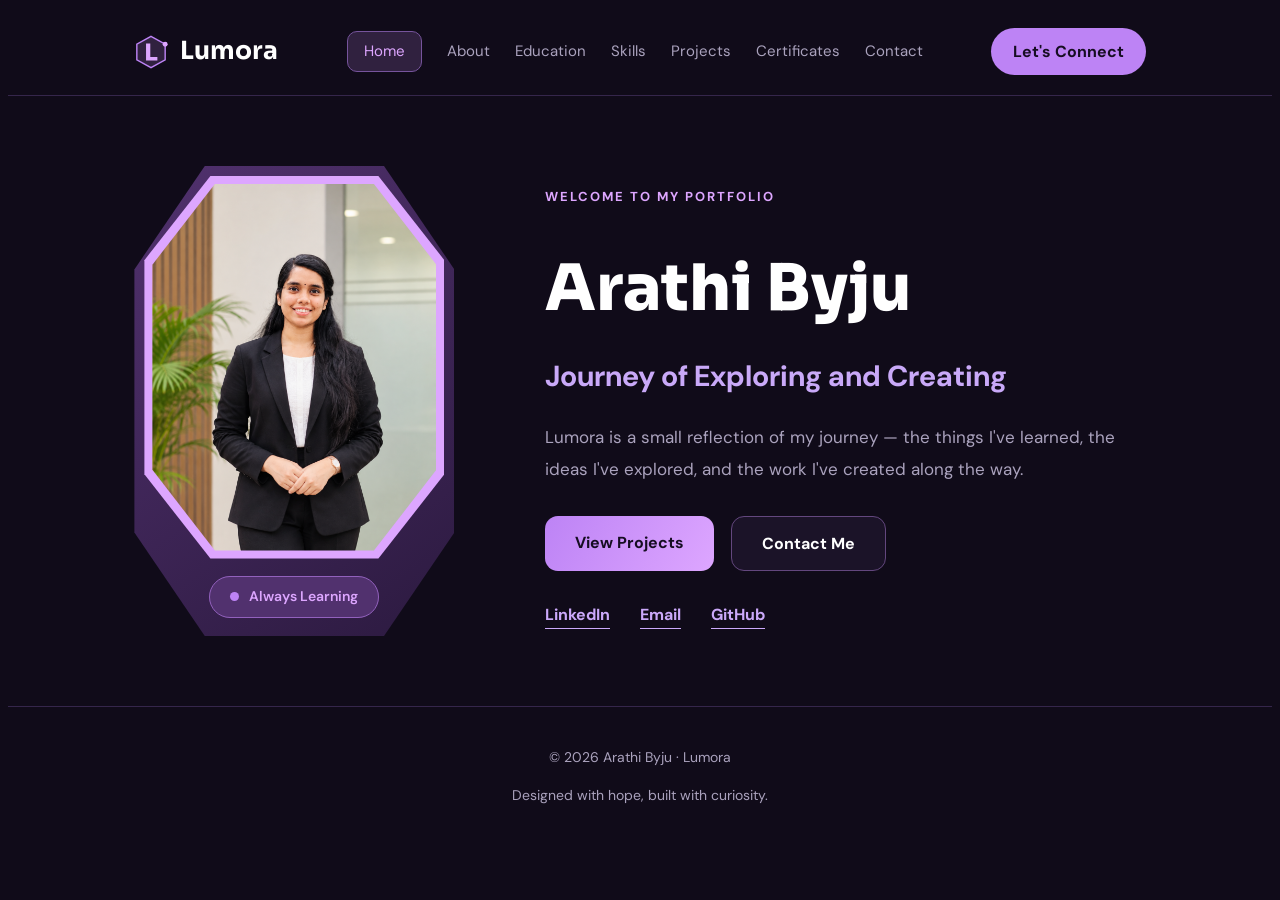
<file: index.html>
<!DOCTYPE html>
<html lang="en">

<head>
    <meta charset="UTF-8">
    <meta name="viewport" content="width=device-width, initial-scale=1.0">

    <title>Lumora | Arathi Byju</title>

    <link rel="icon" type="image/svg+xml" href="Assets/image/logo.svg">

    <link rel="preconnect" href="https://fonts.googleapis.com">
    <link rel="preconnect" href="https://fonts.gstatic.com" crossorigin>

    <link href="https://fonts.googleapis.com/css2?family=DM+Sans:wght@400;500;600;700&family=Sora:wght@400;500;600;700;800&display=swap" rel="stylesheet">

    <link rel="stylesheet" href="Assets/css/style.css">
</head>

<body>

    <!-- Navigation -->
    <header class="header">

        <a href="index.html" class="logo">
            <img src="Assets/image/logo.svg" alt="Lumora logo" class="logo-img">
            Lumora
        </a>
        

        <nav class="navbar" id="navbar">
            <a href="index.html" class="active">Home</a>
            <a href="about.html">About</a>
            <a href="education.html">Education</a>
            <a href="skills.html">Skills</a>
            <a href="projects.html">Projects</a>
            <a href="certificates.html">Certificates</a>
            <a href="contact.html">Contact</a>
        </nav>

        <a href="contact.html" class="connect-btn">Let's Connect</a>

        <button class="menu-btn" id="menu-btn">☰</button>

    </header>


    <!-- Home -->
    <main class="home">

        <div class="home-image">

            <div class="photo-frame">
                <img src="Assets/image/profile.png" alt="Arathi Byju">
            </div>

            <div class="photo-badge">
                <span></span> Always Learning
            </div>

        </div>


        <div class="home-content">

            <p class="welcome">WELCOME TO MY PORTFOLIO</p>

            <h1>Arathi Byju</h1>

            <h2>Journey of Exploring and Creating</h2>

            <p class="intro">
                Lumora is a small reflection of my journey —
                the things I've learned, the ideas I've explored,
                and the work I've created along the way.
            </p>

            <div class="home-buttons">

                <a href="projects.html" class="btn primary-btn">
                    View Projects
                </a>

                <a href="contact.html" class="btn secondary-btn">
                    Contact Me
                </a>

            </div>

            <div class="social-links">
                <a href="https://www.linkedin.com/in/arathi54" target="_blank">LinkedIn</a>
                <a href="mailto:arathibyju54@gmail.com">Email</a>
                <a href="https://github.com/Arathi-Byju" target="_blank">GitHub</a>
            </div>

        </div>

    </main>


    <!-- Footer -->
    <footer>
        <p>© 2026 Arathi Byju · Lumora</p>
        <p>Designed with hope, built with curiosity.</p>
    </footer>


    <script src="Assets/js/script.js"></script>

</body>
</html>
</file>
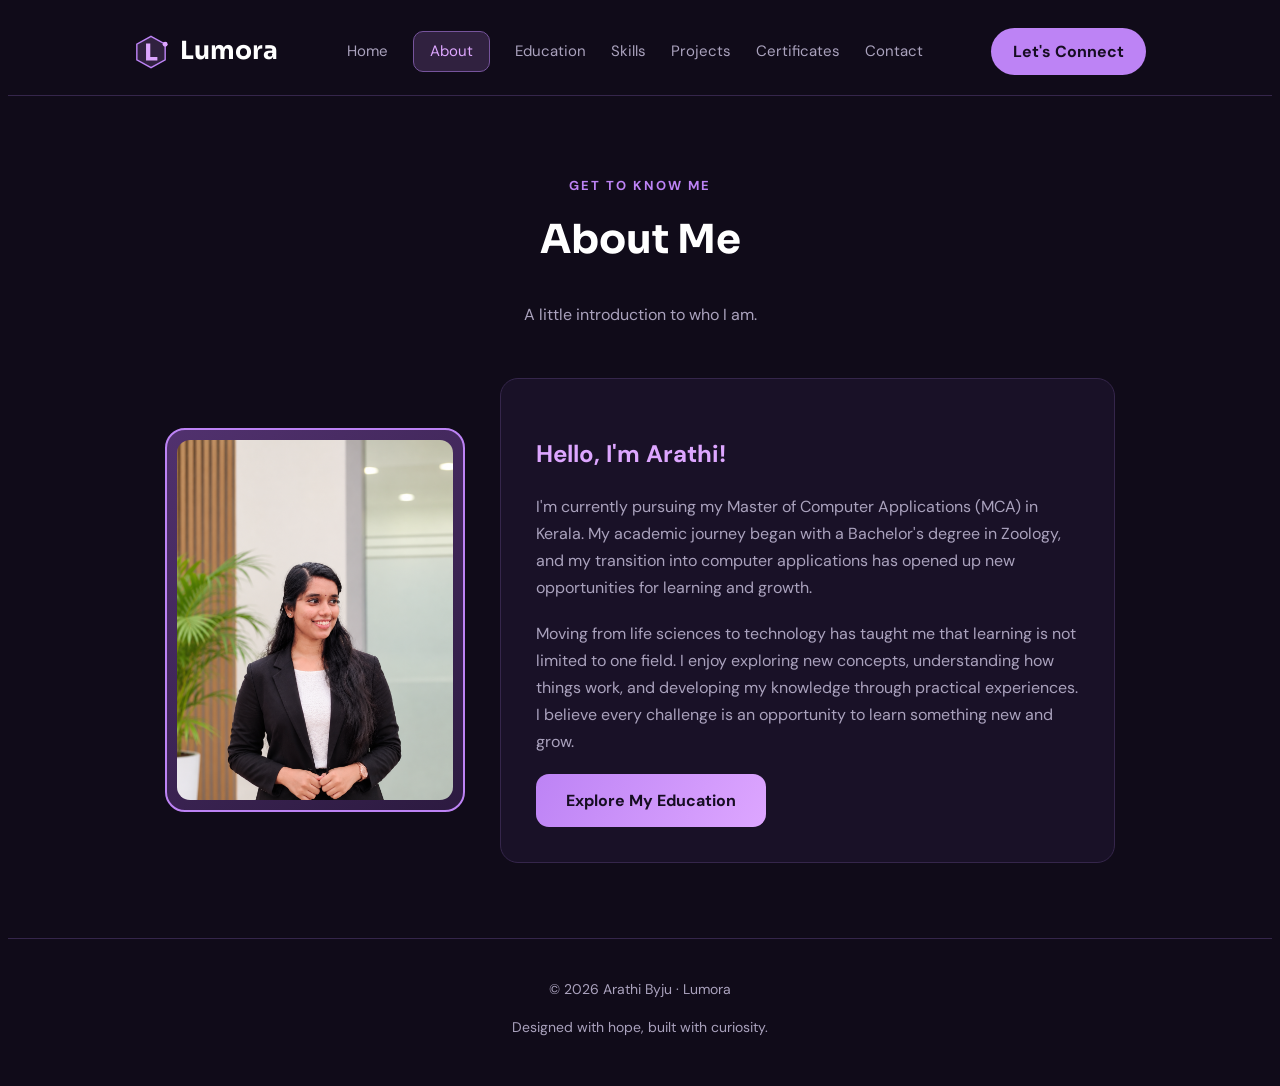
<file: about.html>
<!DOCTYPE html>
<html lang="en">

<head>
    <meta charset="UTF-8">
    <meta name="viewport" content="width=device-width, initial-scale=1.0">

    <title>About | Lumora</title>

    <link rel="icon" type="image/svg+xml" href="Assets/image/logo.svg">

    <link rel="preconnect" href="https://fonts.googleapis.com">
    <link rel="preconnect" href="https://fonts.gstatic.com" crossorigin>

    <link href="https://fonts.googleapis.com/css2?family=DM+Sans:wght@400;500;600;700&family=Sora:wght@400;500;600;700;800&display=swap" rel="stylesheet">

    <link rel="stylesheet" href="Assets/css/style.css">
</head>

<body>

    <!-- Navigation -->
    <header class="header">

        <a href="index.html" class="logo">
            <img src="Assets/image/logo.svg" alt="Lumora logo" class="logo-img">
            Lumora
        </a>

        <nav class="navbar" id="navbar">
            <a href="index.html">Home</a>
            <a href="about.html" class="active">About</a>
            <a href="education.html">Education</a>
            <a href="skills.html">Skills</a>
            <a href="projects.html">Projects</a>
            <a href="certificates.html">Certificates</a>
            <a href="contact.html">Contact</a>
        </nav>

        <a href="contact.html" class="connect-btn">Let's Connect</a>

        <button class="menu-btn" id="menu-btn" aria-label="Open menu">☰</button>

    </header>

    <main class="page-container">

        <div class="section-heading">
            <span>GET TO KNOW ME</span>
            <h1>About Me</h1>
            <p>A little introduction to who I am.</p>
        </div>

        <div class="about-layout">

            <div class="about-image">
                <img src="Assets/image/image2.png" alt="Arathi Byju" loading="lazy">
            </div>

            <div class="about-card">

                <h2>Hello, I'm Arathi!</h2>

                <p>
                    I'm currently pursuing my Master of Computer Applications (MCA) in Kerala.
                    My academic journey began with a Bachelor's degree in Zoology, and my
                    transition into computer applications has opened up new opportunities
                    for learning and growth.
                </p>

                <p>
                    Moving from life sciences to technology has taught me that learning
                    is not limited to one field. I enjoy exploring new concepts,
                    understanding how things work, and developing my knowledge through
                    practical experiences. I believe every challenge is an opportunity
                    to learn something new and grow.
                </p>

                <a href="education.html" class="btn primary-btn">Explore My Education</a>

            </div>

        </div>

    </main>

    <!-- Footer -->
    <footer>
        <p>© 2026 Arathi Byju · Lumora</p>
        <p>Designed with hope, built with curiosity.</p>
    </footer>

    <script src="Assets/js/script.js"></script>

</body>
</html>
</file>
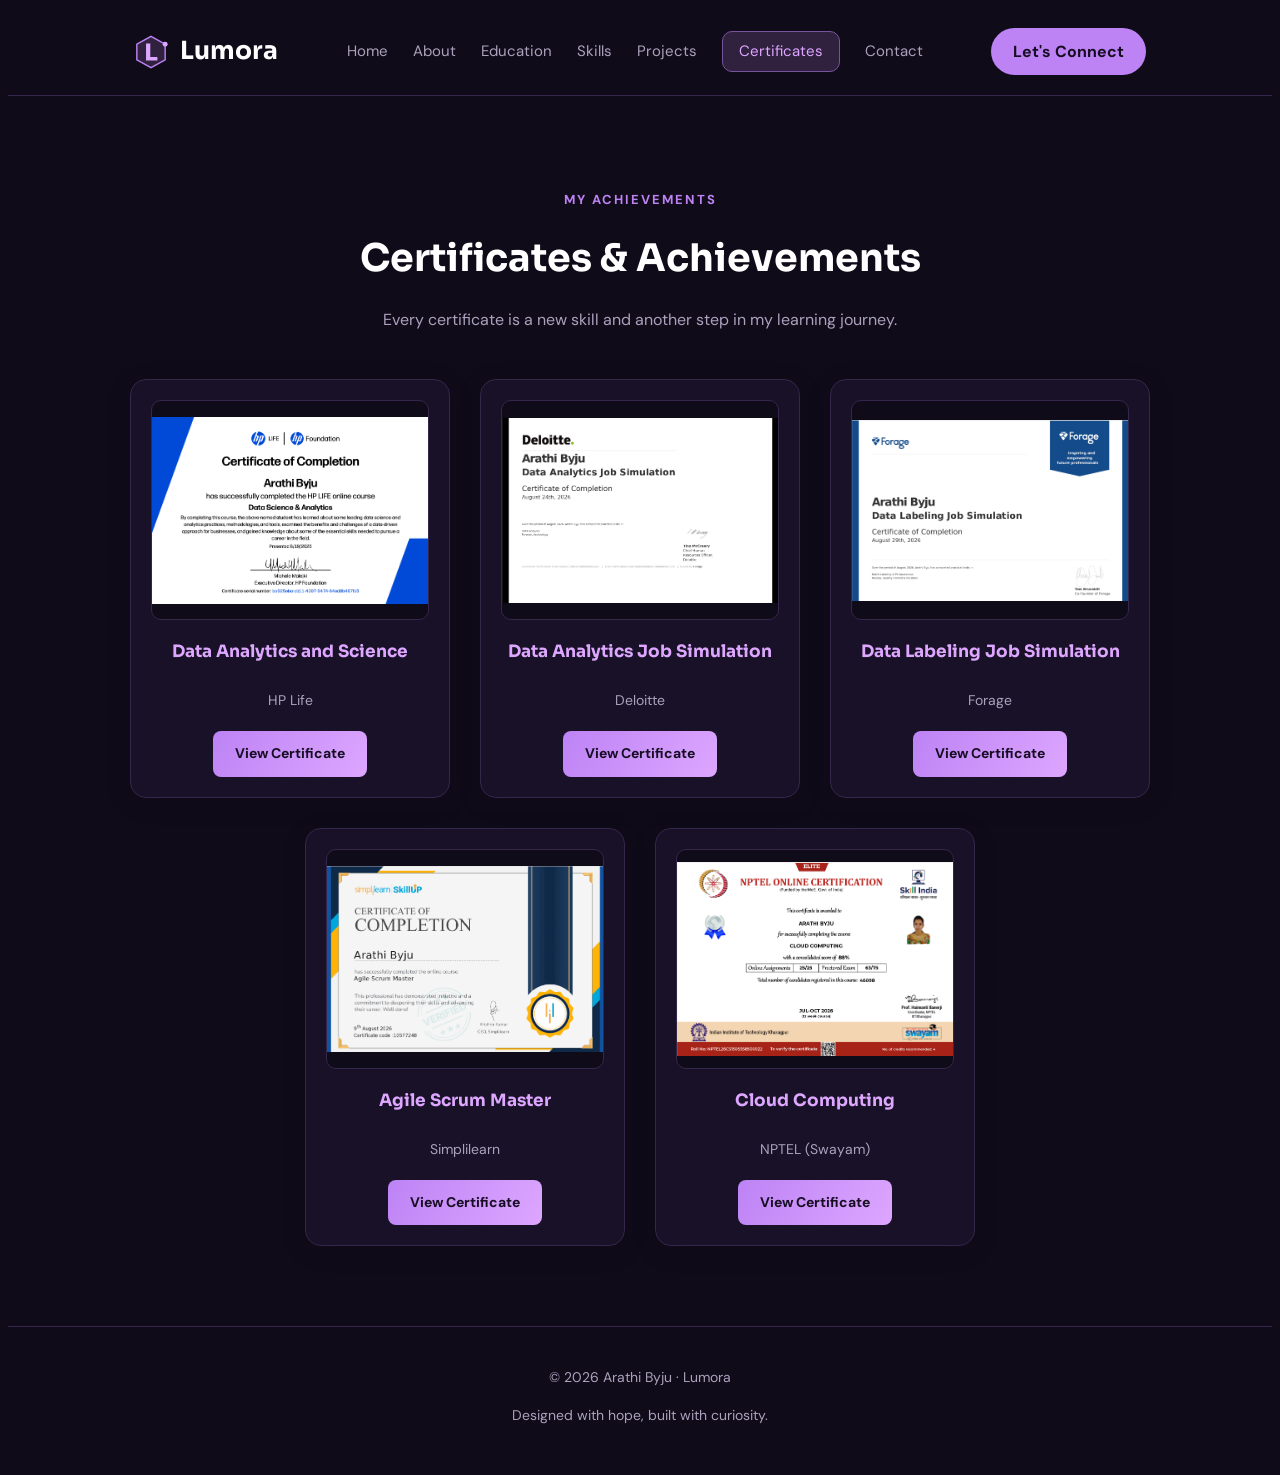
<file: certificates.html>
<!DOCTYPE html>
<html lang="en">

<head>
    <meta charset="UTF-8">
    <meta name="viewport" content="width=device-width, initial-scale=1.0">

    <title>Certificates | Lumora</title>

    <link rel="icon" type="image/svg+xml" href="Assets/image/logo.svg">

    <link rel="preconnect" href="https://fonts.googleapis.com">
    <link rel="preconnect" href="https://fonts.gstatic.com" crossorigin>

    <link href="https://fonts.googleapis.com/css2?family=DM+Sans:wght@400;500;600;700&family=Sora:wght@400;500;600;700;800&display=swap" rel="stylesheet">

    <link rel="stylesheet" href="Assets/css/style.css">
</head>

<body>

    <!-- Navigation -->
    <header class="header">

        <a href="index.html" class="logo">
            <img src="Assets/image/logo.svg" alt="Lumora logo" class="logo-img">
            Lumora
        </a>

        <nav class="navbar" id="navbar">
            <a href="index.html">Home</a>
            <a href="about.html">About</a>
            <a href="education.html">Education</a>
            <a href="skills.html">Skills</a>
            <a href="projects.html">Projects</a>
            <a href="certificates.html" class="active">Certificates</a>
            <a href="contact.html">Contact</a>
        </nav>

        <a href="contact.html" class="connect-btn">Let's Connect</a>

        <button class="menu-btn" id="menu-btn" aria-label="Open menu">☰</button>

    </header>

    <main class="certificates">

        <p class="welcome">MY ACHIEVEMENTS</p>

        <h1>Certificates &amp; Achievements</h1>

        <p class="certificate-intro">
            Every certificate is a new skill and another step in my learning journey.
        </p>

        <div class="certificate-grid">

            <div class="certificate-card">
                <img src="Assets/image/Data Analytics and Science.png" alt="HP Life Data Analytics and Science certificate" loading="lazy">
                <h3>Data Analytics and Science</h3>
                <p>HP Life</p>
                <a href="Assets/image/Data Analytics and Science.png" target="_blank" rel="noopener noreferrer">View Certificate</a>
            </div>

            <div class="certificate-card">
                <img src="Assets/image/Data Analytics Job Simulation.png" alt="Deloitte Data Analytics Job Simulation certificate" loading="lazy">
                <h3>Data Analytics Job Simulation</h3>
                <p>Deloitte</p>
                <a href="Assets/image/Data Analytics Job Simulation.png" target="_blank" rel="noopener noreferrer">View Certificate</a>
            </div>

            <div class="certificate-card">
                <img src="Assets/image/Data Labelling Job Simulation.png" alt="Forage Data Labeling Job Simulation certificate" loading="lazy">
                <h3>Data Labeling Job Simulation</h3>
                <p>Forage</p>
                <a href="Assets/image/Data Labelling Job Simulation.png" target="_blank" rel="noopener noreferrer">View Certificate</a>
            </div>

            <div class="certificate-card">
                <img src="Assets/image/Agile Scrum Master.png" alt="Simplilearn Agile Scrum Master certificate" loading="lazy">
                <h3>Agile Scrum Master</h3>
                <p>Simplilearn</p>
                <a href="Assets/image/Agile Scrum Master.png" target="_blank" rel="noopener noreferrer">View Certificate</a>
            </div>

            <div class="certificate-card">
                <img src="Assets/image/Nptel.png" alt="NPTEL Cloud Computing certificate" loading="lazy">
                <h3>Cloud Computing</h3>
                <p>NPTEL (Swayam)</p>
                <a href="Assets/image/Nptel.png" target="_blank" rel="noopener noreferrer">View Certificate</a>
            </div>

        </div>

    </main>

    <!-- Footer -->
    <footer>
        <p>© 2026 Arathi Byju · Lumora</p>
        <p>Designed with hope, built with curiosity.</p>
    </footer>

    <script src="Assets/js/script.js"></script>

</body>
</html>
</file>
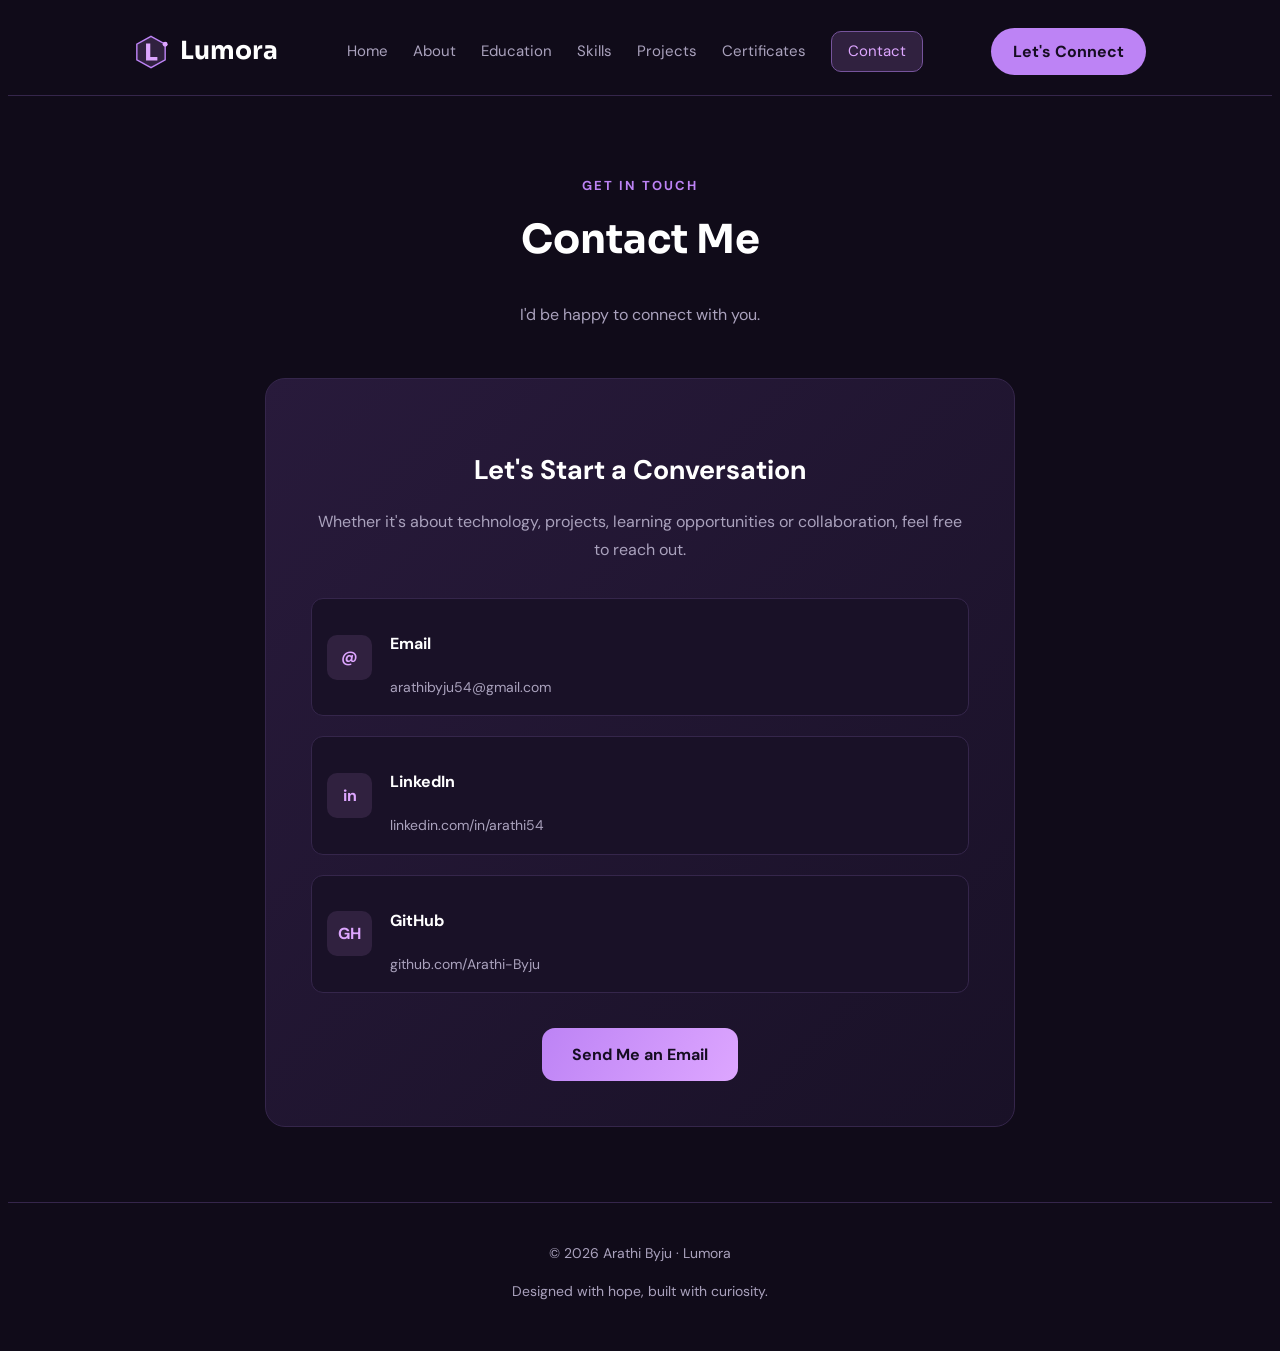
<file: contact.html>
<!DOCTYPE html>
<html lang="en">

<head>
    <meta charset="UTF-8">
    <meta name="viewport" content="width=device-width, initial-scale=1.0">

    <title>Contact | Lumora</title>

    <link rel="icon" type="image/svg+xml" href="Assets/image/logo.svg">

    <link rel="preconnect" href="https://fonts.googleapis.com">
    <link rel="preconnect" href="https://fonts.gstatic.com" crossorigin>

    <link href="https://fonts.googleapis.com/css2?family=DM+Sans:wght@400;500;600;700&family=Sora:wght@400;500;600;700;800&display=swap" rel="stylesheet">

    <link rel="stylesheet" href="Assets/css/style.css">
</head>

<body>

    <!-- Navigation -->
    <header class="header">

        <a href="index.html" class="logo">
            <img src="Assets/image/logo.svg" alt="Lumora logo" class="logo-img">
            Lumora
        </a>

        <nav class="navbar" id="navbar">
            <a href="index.html">Home</a>
            <a href="about.html">About</a>
            <a href="education.html">Education</a>
            <a href="skills.html">Skills</a>
            <a href="projects.html">Projects</a>
            <a href="certificates.html">Certificates</a>
            <a href="contact.html" class="active">Contact</a>
        </nav>

        <a href="contact.html" class="connect-btn">Let's Connect</a>

        <button class="menu-btn" id="menu-btn" aria-label="Open menu">☰</button>

    </header>

    <main class="page-container">

        <div class="section-heading">
            <span>GET IN TOUCH</span>
            <h1>Contact Me</h1>
            <p>I'd be happy to connect with you.</p>
        </div>

        <div class="contact-card">

            <h2>Let's Start a Conversation</h2>

            <p>
                Whether it's about technology, projects,
                learning opportunities or collaboration,
                feel free to reach out.
            </p>

            <div class="contact-details">

                <div class="contact-item">
                    <span class="contact-icon">@</span>
                    <div>
                        <h3>Email</h3>
                        <a href="mailto:arathibyju54@gmail.com">arathibyju54@gmail.com</a>
                    </div>
                </div>

                <div class="contact-item">
                    <span class="contact-icon">in</span>
                    <div>
                        <h3>LinkedIn</h3>
                        <a href="https://www.linkedin.com/in/arathi54" target="_blank" rel="noopener noreferrer">linkedin.com/in/arathi54</a>
                    </div>
                </div>

                <div class="contact-item">
                    <span class="contact-icon">GH</span>
                    <div>
                        <h3>GitHub</h3>
                        <a href="https://github.com/Arathi-Byju" target="_blank" rel="noopener noreferrer">github.com/Arathi-Byju</a>
                    </div>
                </div>

            </div>

            <a href="mailto:arathibyju54@gmail.com" class="btn primary-btn">Send Me an Email</a>

        </div>

    </main>

    <!-- Footer -->
    <footer>
        <p>© 2026 Arathi Byju · Lumora</p>
        <p>Designed with hope, built with curiosity.</p>
    </footer>

    <script src="Assets/js/script.js"></script>

</body>
</html>
</file>
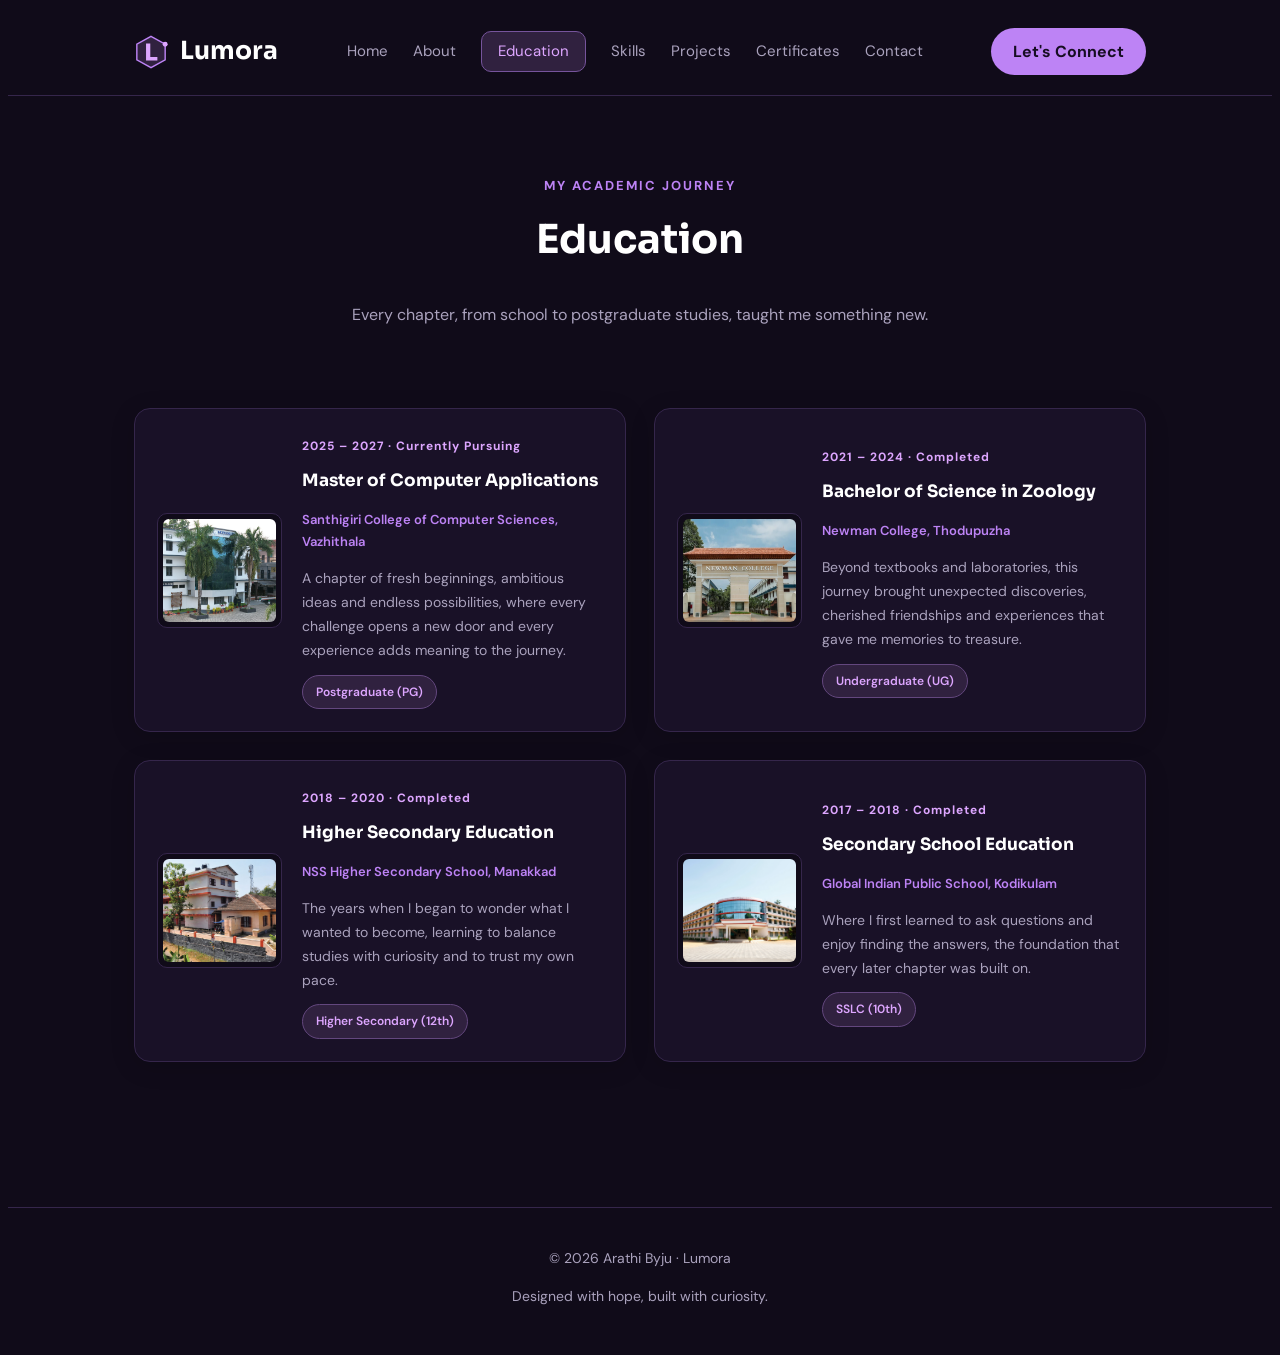
<file: education.html>
<!DOCTYPE html>
<html lang="en">

<head>
    <meta charset="UTF-8">
    <meta name="viewport" content="width=device-width, initial-scale=1.0">

    <title>Education | Lumora</title>

    <link rel="icon" type="image/svg+xml" href="Assets/image/logo.svg">

    <link rel="preconnect" href="https://fonts.googleapis.com">
    <link rel="preconnect" href="https://fonts.gstatic.com" crossorigin>

    <link href="https://fonts.googleapis.com/css2?family=DM+Sans:wght@400;500;600;700&family=Sora:wght@400;500;600;700;800&display=swap" rel="stylesheet">

    <link rel="stylesheet" href="Assets/css/style.css">
</head>

<body>

    <!-- Navigation -->
    <header class="header">

        <a href="index.html" class="logo">
            <img src="Assets/image/logo.svg" alt="Lumora logo" class="logo-img">
            Lumora
        </a>

        <nav class="navbar" id="navbar">
            <a href="index.html">Home</a>
            <a href="about.html">About</a>
            <a href="education.html" class="active">Education</a>
            <a href="skills.html">Skills</a>
            <a href="projects.html">Projects</a>
            <a href="certificates.html">Certificates</a>
            <a href="contact.html">Contact</a>
        </nav>

        <a href="contact.html" class="connect-btn">Let's Connect</a>

        <button class="menu-btn" id="menu-btn" aria-label="Open menu">☰</button>

    </header>

    <main class="page-container">

        <div class="section-heading">
            <span>MY ACADEMIC JOURNEY</span>
            <h1>Education</h1>
            <p>Every chapter, from school to postgraduate studies, taught me something new.</p>
        </div>

        <div class="institution-grid">

            <div class="institution-card">

                <div class="institution-photo">
                    <img src="Assets/image/santhigiri.jpg" alt="Santhigiri College of Computer Sciences" loading="lazy">
                </div>

                <div class="institution-info">

                    <span class="education-year">2025 – 2027 · Currently Pursuing</span>

                    <h2>Master of Computer Applications</h2>

                    <h3>Santhigiri College of Computer Sciences, Vazhithala</h3>

                    <p>
                        A chapter of fresh beginnings, ambitious ideas and endless possibilities, where every challenge opens a new door and every experience adds meaning to the journey.
                    </p>

                    <span class="education-status">Postgraduate (PG)</span>

                </div>

            </div>

            <div class="institution-card">

                <div class="institution-photo">
                    <img src="Assets/image/newman.jpg" alt="Newman College, Thodupuzha" loading="lazy">
                </div>

                <div class="institution-info">

                    <span class="education-year">2021 – 2024 · Completed</span>

                    <h2>Bachelor of Science in Zoology</h2>

                    <h3>Newman College, Thodupuzha</h3>

                    <p>
                        Beyond textbooks and laboratories, this journey brought unexpected discoveries, cherished friendships and experiences that gave me memories to treasure.
                    </p>

                    <span class="education-status">Undergraduate (UG)</span>

                </div>

            </div>

            <div class="institution-card">

                <div class="institution-photo">
                    <img src="Assets/image/nss.jpg" alt="NSS Higher Secondary School, Manakkad" loading="lazy">
                </div>

                <div class="institution-info">

                    <span class="education-year">2018 – 2020 · Completed</span>

                    <h2>Higher Secondary Education</h2>

                    <h3>NSS Higher Secondary School, Manakkad</h3>

                    <p>
                        The years when I began to wonder what I wanted to become, learning to balance studies with curiosity and to trust my own pace.
                    </p>

                    <span class="education-status">Higher Secondary (12th)</span>

                </div>

            </div>

            <div class="institution-card">

                <div class="institution-photo">
                    <img src="Assets/image/global.jpg" alt="Global Indian Public School, Kodikulam" loading="lazy">
                </div>

                <div class="institution-info">

                    <span class="education-year">2017 – 2018 · Completed</span>

                    <h2>Secondary School Education</h2>

                    <h3>Global Indian Public School, Kodikulam</h3>

                    <p>
                        Where I first learned to ask questions and enjoy finding the answers, the foundation that every later chapter was built on.
                    </p>

                    <span class="education-status">SSLC (10th)</span>

                </div>

            </div>

        </div>

    </main>

    <!-- Footer -->
    <footer>
        <p>© 2026 Arathi Byju · Lumora</p>
        <p>Designed with hope, built with curiosity.</p>
    </footer>

    <script src="Assets/js/script.js"></script>

</body>
</html>
</file>
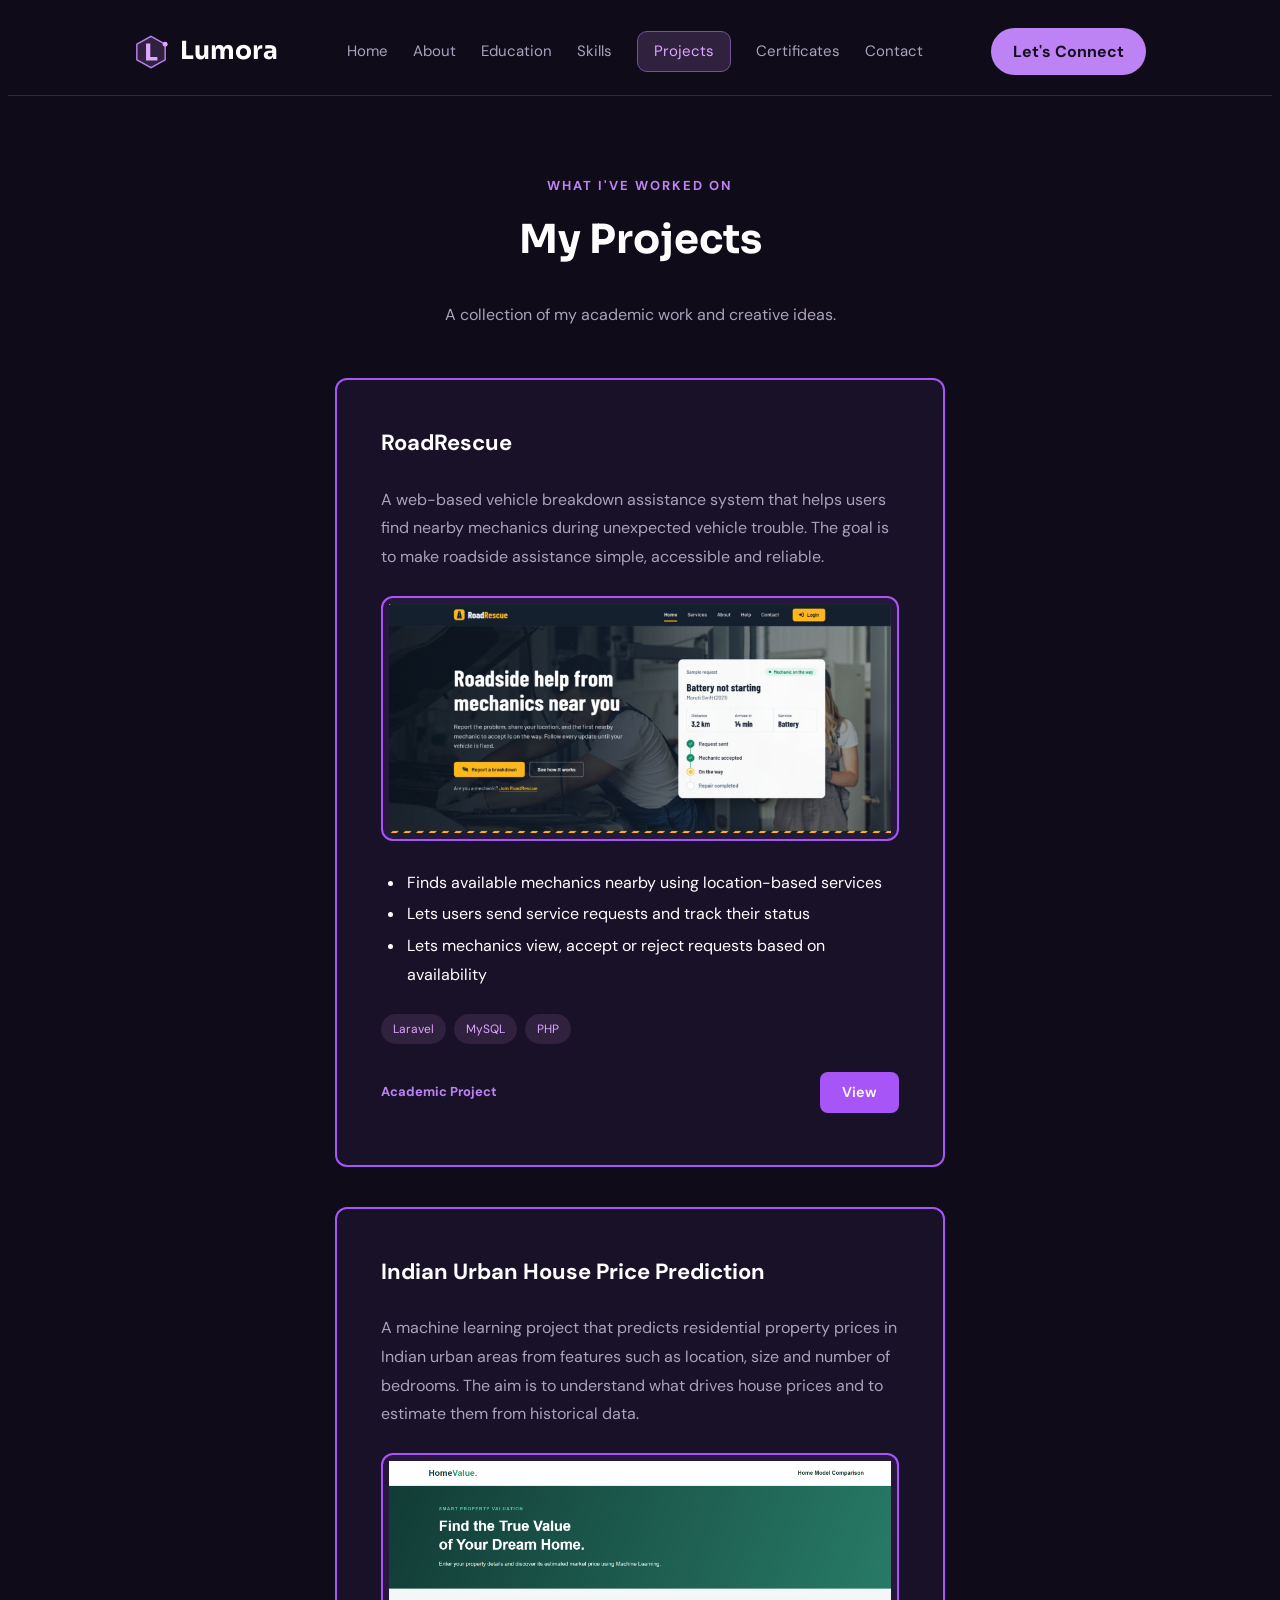
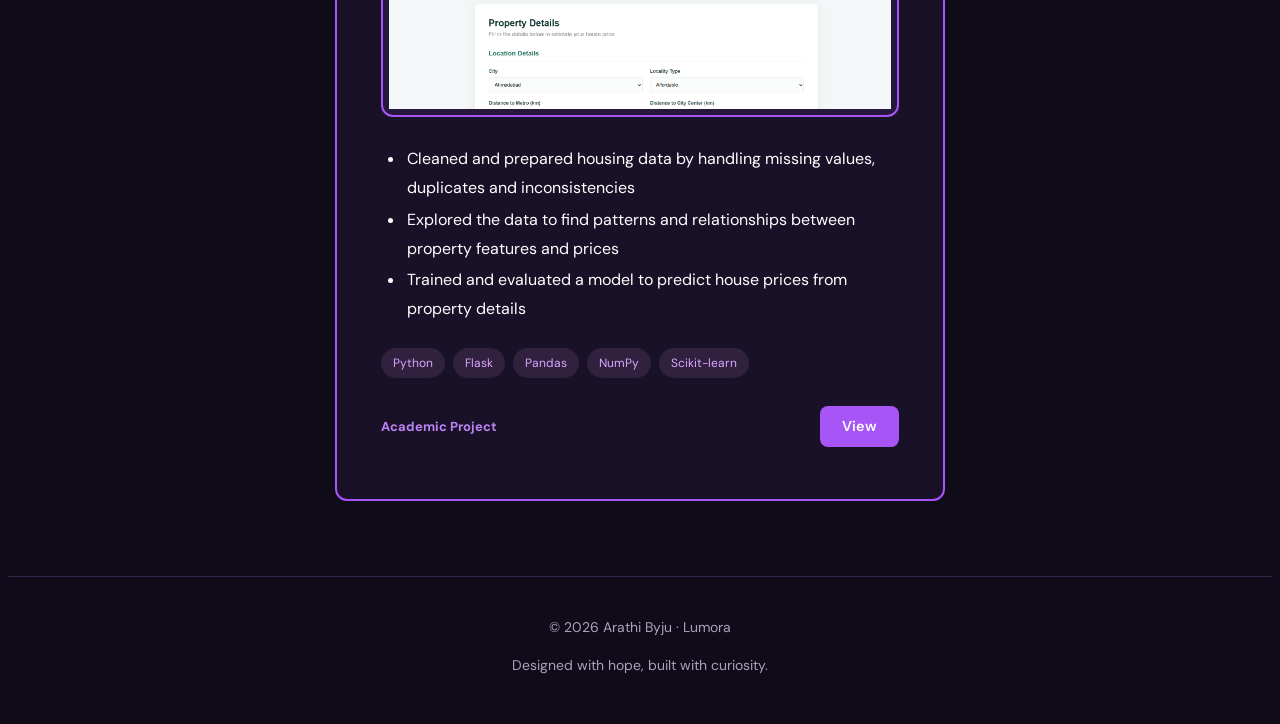
<file: projects.html>
<!DOCTYPE html>
<html lang="en">

<head>
    <meta charset="UTF-8">
    <meta name="viewport" content="width=device-width, initial-scale=1.0">

    <meta name="description" content="Explore my academic projects in web development and machine learning.">

    <title>Projects | Lumora</title>

    <link rel="icon" type="image/svg+xml" href="Assets/image/logo.svg">

    <link rel="preconnect" href="https://fonts.googleapis.com">
    <link rel="preconnect" href="https://fonts.gstatic.com" crossorigin>

    <link href="https://fonts.googleapis.com/css2?family=DM+Sans:wght@400;500;600;700&family=Sora:wght@400;500;600;700;800&display=swap" rel="stylesheet">

    <link rel="stylesheet" href="Assets/css/style.css">
</head>

<body>

    <!-- Navigation -->

    <header class="header">

        <a href="index.html" class="logo">
            <img src="Assets/image/logo.svg" alt="Lumora logo" class="logo-img">
            Lumora
        </a>

        <nav class="navbar" id="navbar">
            <a href="index.html">Home</a>
            <a href="about.html">About</a>
            <a href="education.html">Education</a>
            <a href="skills.html">Skills</a>
            <a href="projects.html" class="active" aria-current="page">Projects</a>
            <a href="certificates.html">Certificates</a>
            <a href="contact.html">Contact</a>
        </nav>

        <a href="contact.html" class="connect-btn">Let's Connect</a>

        <button class="menu-btn" id="menu-btn" aria-label="Open menu">☰</button>

    </header>


    <main class="page-container">

        <!-- Section Heading -->

        <div class="section-heading">

            <span>WHAT I'VE WORKED ON</span>

            <h1>My Projects</h1>

            <p>A collection of my academic work and creative ideas.</p>

        </div>


        <!-- Projects Container -->

        <div class="projects-container">


            <!-- PROJECT 1: ROADRESCUE -->

            <div class="project-card">

                <h2>RoadRescue</h2>

                

                <p>
                    A web-based vehicle breakdown assistance system that helps users
                    find nearby mechanics during unexpected vehicle trouble. The goal
                    is to make roadside assistance simple, accessible and reliable.
                </p>

                <div class="project-image">
                    <img src="Assets/image/roadrescue.png" alt="Screenshot of the RoadRescue web application">
                </div>

                <ul class="project-features">
                    <li>Finds available mechanics nearby using location-based services</li>
                    <li>Lets users send service requests and track their status</li>
                    <li>Lets mechanics view, accept or reject requests based on availability</li>
                </ul>

                <div class="project-tags">
                    <span>Laravel</span>
                    <span>MySQL</span>
                    <span>PHP</span>
                </div>

                <div class="project-links">
                    <span class="project-status">Academic Project</span>
                    <a href="#" class="btn" data-link="">View</a>
                    <span class="ongoing-msg" role="status" aria-live="polite"></span>
                </div>

            </div>


            <!-- PROJECT 2: INDIAN URBAN HOUSE PRICE PREDICTION -->

            <div class="project-card">

                <h2>Indian Urban House Price Prediction</h2>

    
                <p>
                    A machine learning project that predicts residential property prices in
                    Indian urban areas from features such as location, size and number of
                    bedrooms. The aim is to understand what drives house prices and to
                    estimate them from historical data.
                </p>

                <div class="project-image">
                    <img src="Assets/image/house-price-prediction.png" alt="Screenshot of the Indian Urban House Price Prediction web app">
                </div>

                <ul class="project-features">
                    <li>Cleaned and prepared housing data by handling missing values, duplicates and inconsistencies</li>
                    <li>Explored the data to find patterns and relationships between property features and prices</li>
                    <li>Trained and evaluated a model to predict house prices from property details</li>
                </ul>

                <div class="project-tags">
                    <span>Python</span>
                    <span>Flask</span>
                    <span>Pandas</span>
                    <span>NumPy</span>
                    <span>Scikit-learn</span>
                </div>

                <div class="project-links">
                    <span class="project-status">Academic Project</span>
                    <a href="#" class="btn" data-link="">View</a>
                    <span class="ongoing-msg" role="status" aria-live="polite"></span>
                </div>

            </div>


        </div>

    </main>


    <!-- Footer -->

    <footer>

        <p>© 2026 Arathi Byju · Lumora</p>

        <p>Designed with hope, built with curiosity.</p>

    </footer>


    <script src="Assets/js/script.js"></script>

</body>
</html>
</file>
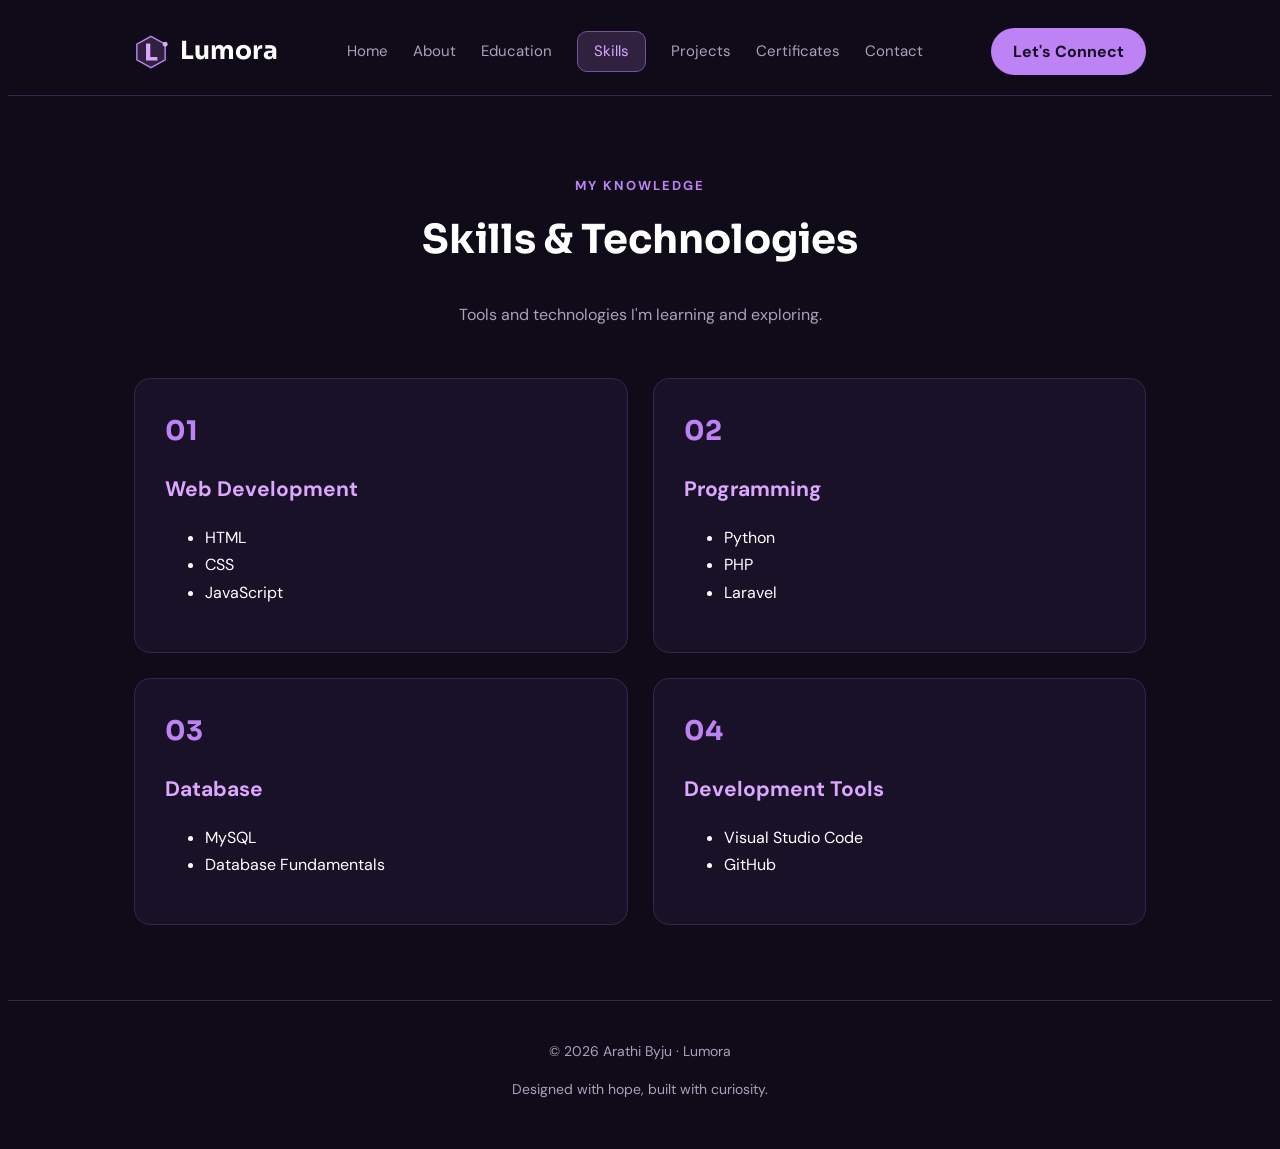
<file: skills.html>
<!DOCTYPE html>
<html lang="en">

<head>
    <meta charset="UTF-8">
    <meta name="viewport" content="width=device-width, initial-scale=1.0">

    <title>Skills | Lumora</title>

    <link rel="icon" type="image/svg+xml" href="Assets/image/logo.svg">

    <link rel="preconnect" href="https://fonts.googleapis.com">
    <link rel="preconnect" href="https://fonts.gstatic.com" crossorigin>

    <link href="https://fonts.googleapis.com/css2?family=DM+Sans:wght@400;500;600;700&family=Sora:wght@400;500;600;700;800&display=swap" rel="stylesheet">

    <link rel="stylesheet" href="Assets/css/style.css">
</head>

<body>

    <!-- Navigation -->
    <header class="header">

        <a href="index.html" class="logo">
            <img src="Assets/image/logo.svg" alt="Lumora logo" class="logo-img">
            Lumora
        </a>

        <nav class="navbar" id="navbar">
            <a href="index.html">Home</a>
            <a href="about.html">About</a>
            <a href="education.html">Education</a>
            <a href="skills.html" class="active">Skills</a>
            <a href="projects.html">Projects</a>
            <a href="certificates.html">Certificates</a>
            <a href="contact.html">Contact</a>
        </nav>

        <a href="contact.html" class="connect-btn">Let's Connect</a>

        <button class="menu-btn" id="menu-btn" aria-label="Open menu">☰</button>

    </header>

    <main class="page-container">

        <div class="section-heading">
            <span>MY KNOWLEDGE</span>
            <h1>Skills &amp; Technologies</h1>
            <p>Tools and technologies I'm learning and exploring.</p>
        </div>

        <div class="skills-container">

            <div class="skill-card">
                <div class="skill-icon">01</div>
                <h2>Web Development</h2>
                <ul class="skill-tags">
                    <li>HTML</li>
                    <li>CSS</li>
                    <li>JavaScript</li>
                </ul>
            </div>

            <div class="skill-card">
                <div class="skill-icon">02</div>
                <h2>Programming</h2>
                <ul class="skill-tags">
                    <li>Python</li>
                    <li>PHP</li>
                    <li>Laravel</li>
                </ul>
            </div>

            <div class="skill-card">
                <div class="skill-icon">03</div>
                <h2>Database</h2>
                <ul class="skill-tags">
                    <li>MySQL</li>
                    <li>Database Fundamentals</li>
                </ul>
            </div>

            <div class="skill-card">
                <div class="skill-icon">04</div>
                <h2>Development Tools</h2>
                <ul class="skill-tags">
                    <li>Visual Studio Code</li>
                    <li>GitHub</li>
                </ul>
            </div>

        </div>

    </main>

    <!-- Footer -->
    <footer>
        <p>© 2026 Arathi Byju · Lumora</p>
        <p>Designed with hope, built with curiosity.</p>
    </footer>

    <script src="Assets/js/script.js"></script>

</body>
</html>
</file>
<file: Assets/css/style.css>
/* =========================

   GLOBAL STYLES

\========================= */



\* {

    margin: 0;

    padding: 0;

    box-sizing: border-box;

    scroll-behavior: smooth;

}



:root {

    --background: #100b19;

    --surface: #191127;

    --purple: #bd83f5;

    --light-purple: #dda6ff;

    --text: #ffffff;

    --muted: #aaa2bd;

    --border: #35264b;

}



body {

    font-family: 'DM Sans', sans-serif;

    background: var(--background);

    color: var(--text);

    line-height: 1.7;

}



a {

    color: inherit;

    text-decoration: none;

}



img {

    max-width: 100%;

    display: block;

}





/* =========================

   HEADER & NAVIGATION

\========================= */



.header {

    width: 100%;

    min-height: 88px;

    padding: 0 10%;

    display: flex;

    align-items: center;

    justify-content: space-between;

    background: #100b19;

    border-bottom: 1px solid var(--border);

    position: sticky;

    top: 0;

    z-index: 1000;

}



.logo {

    display: flex;

    align-items: center;

    gap: 12px;

    font-family: 'Sora', sans-serif;

    font-size: 25px;

    font-weight: 700;

}



.logo-icon {

    width: 32px;

    height: 32px;

    background: linear-gradient(135deg, var(--purple), var(--light-purple));

    color: #160d22;

    display: flex;

    align-items: center;

    justify-content: center;

    border-radius: 8px;

}



.navbar {

    display: flex;

    align-items: center;

    gap: 25px;

}



.navbar a {

    color: var(--muted);

    font-size: 15px;

    transition: 0.3s;

}



.navbar a:hover,

.navbar a.active {

    color: var(--light-purple);

}



.navbar a.active {

    padding: 7px 16px;

    border: 1px solid #76549c;

    border-radius: 10px;

    background: #30213f;

}



.connect-btn {

    padding: 10px 22px;

    border-radius: 25px;

    background: var(--purple);

    color: #160d22;

    font-weight: 700;

}



.connect-btn:hover {

    background: var(--light-purple);

}



.menu-btn {

    display: none;

    background: none;

    border: none;

    color: white;

    font-size: 27px;

    cursor: pointer;

}





/* =========================

   HOME PAGE

\========================= */



.home {

    min-height: 610px;

    padding: 70px 10%;

    display: flex;

    align-items: center;

    justify-content: center;

    gap: 9%;

}



.home-image {

    width: 420px;

    min-width: 320px;

    height: 470px;

    position: relative;

    display: flex;

    justify-content: center;

    padding: 10px;

    background: linear-gradient(145deg, #51316e, #2c1a40);

    clip-path: polygon(

        22% 0, 78% 0, 100% 22%, 100% 78%,

        78% 100%, 22% 100%, 0 78%, 0 22%

    );

}



.photo-frame {

    width: 100%;

    height: 85%;

    padding: 8px;

    background: var(--light-purple);

    clip-path: polygon(

        22% 0, 78% 0, 100% 22%, 100% 78%,

        78% 100%, 22% 100%, 0 78%, 0 22%

    );

}



.photo-frame img {

    width: 100%;

    height: 100%;

    object-fit: cover;

    object-position: center;

    clip-path: polygon(

        22% 0, 78% 0, 100% 22%, 100% 78%,

        78% 100%, 22% 100%, 0 78%, 0 22%

    );

}



.photo-badge {

    position: absolute;

    bottom: 18px;

    left: 50%;

    transform: translateX(-50%);

    padding: 8px 20px;

    white-space: nowrap;

    border: 1px solid #9261bd;

    border-radius: 25px;

    background: #51316e;

    color: var(--light-purple);

    font-size: 14px;

    font-weight: 600;

}



.photo-badge span {

    width: 9px;

    height: 9px;

    display: inline-block;

    background: var(--purple);

    border-radius: 50%;

    margin-right: 7px;

}



.home-content {

    max-width: 680px;

}



.welcome {

    color: var(--light-purple);

    font-size: 13px;

    font-weight: 700;

    letter-spacing: 2px;

    margin-bottom: 12px;

}



.home-content h1 {

    font-family: 'Sora', sans-serif;

    font-size: clamp(42px, 5vw, 68px);

    font-weight: 800;

    line-height: 1.2;

    margin-bottom: 8px;

}



.home-content h2 {

    color: #c9a9f8;

    font-size: clamp(20px, 2.3vw, 29px);

    margin-bottom: 20px;

}



.intro {

    color: var(--muted);

    font-size: 17px;

    line-height: 1.9;

    margin-bottom: 30px;

}



.home-buttons {

    display: flex;

    gap: 17px;

    margin-bottom: 30px;

}



.btn {

    display: inline-block;

    padding: 13px 30px;

    border-radius: 13px;

    font-weight: 700;

    transition: 0.3s;

}



.primary-btn {

    background: linear-gradient(120deg, var(--purple), var(--light-purple));

    color: #160d22;

}



.primary-btn:hover {

    transform: translateY(-3px);

    box-shadow: 0 8px 25px rgba(189, 131, 245, 0.2);

}



.secondary-btn {

    border: 1px solid #63477e;

    color: white;

    background: #1b1328;

}



.secondary-btn:hover {

    background: #30213f;

}



.social-links {

    display: flex;

    gap: 30px;

}



.social-links a {

    color: #cba9fa;

    font-weight: 700;

    border-bottom: 1px solid #cba9fa;

}





/* =========================

   COMMON PAGE LAYOUT

\========================= */



.page-container {

    min-height: calc(100vh - 160px);

    padding: 75px 10%;

}



.section-heading {

    text-align: center;

    margin-bottom: 50px;

}



.section-heading span {

    color: var(--purple);

    font-size: 13px;

    font-weight: 700;

    letter-spacing: 2px;

}



.section-heading h1 {

    font-family: 'Sora', sans-serif;

    font-size: 40px;

    margin-top: 8px;

}



.section-heading p {

    color: var(--muted);

    margin-top: 10px;

}





/* =========================

   ABOUT PAGE

\========================= */



.about-layout {

    max-width: 950px;

    margin: auto;

    display: grid;

    grid-template-columns: 300px 1fr;

    gap: 35px;

    align-items: center;

}



.about-image {

    padding: 10px;

    background: linear-gradient(145deg, #51316e, #2c1a40);

    border: 2px solid var(--purple);

    border-radius: 20px;

}



.about-image img {

    width: 100%;

    height: 360px;

    object-fit: cover;

    border-radius: 13px;

}



.about-card {

    padding: 35px;

    background: var(--surface);

    border: 1px solid var(--border);

    border-radius: 18px;

}



.about-card h2 {

    color: var(--light-purple);

    margin-bottom: 18px;

}



.about-card p {

    color: var(--muted);

    margin-bottom: 18px;

}





/* =========================

   EDUCATION PAGE

\========================= */



.timeline {

    max-width: 850px;

    margin: auto;

    display: grid;

    gap: 25px;

}



.education-card {

    padding: 35px;

    background: var(--surface);

    border: 1px solid var(--border);

    border-left: 4px solid var(--purple);

    border-radius: 15px;

    transition: 0.3s;

}



.education-card:hover {

    transform: translateY(-5px);

    border-color: var(--purple);

}



.education-year {

    color: var(--light-purple);

    font-size: 14px;

    font-weight: 700;

}



.education-card h2 {

    font-size: 23px;

    margin: 12px 0 5px;

}



.education-card h3 {

    color: var(--purple);

    margin-bottom: 12px;

}



.education-card p {

    color: var(--muted);

}



.education-status {

    display: inline-block;

    margin-top: 18px;

    padding: 5px 15px;

    border-radius: 20px;

    background: #30213f;

    color: var(--light-purple);

    font-size: 13px;

}





/* =========================

   SKILLS PAGE

\========================= */



.skills-container {

    max-width: 1050px;

    margin: auto;

    display: grid;

    grid-template-columns: repeat(2, 1fr);

    gap: 25px;

}



.skill-card {

    padding: 30px;

    background: var(--surface);

    border: 1px solid var(--border);

    border-radius: 16px;

    transition: 0.3s;

}



.skill-card:hover {

    transform: translateY(-5px);

    border-color: var(--purple);

}



.skill-icon {

    color: var(--purple);

    font-family: 'Sora', sans-serif;

    font-size: 27px;

    font-weight: 700;

    margin-bottom: 12px;

}



.skill-card h2 {

    color: var(--light-purple);

    font-size: 21px;

    margin-bottom: 15px;

}



.skill-card p {

    color: var(--muted);

    padding: 8px 0;

    border-bottom: 1px solid var(--border);

}





/* =========================

   PROJECTS PAGE

\========================= */



.projects-container {

    max-width: 1000px;

    margin: auto;

    display: grid;

    grid-template-columns: repeat(2, 1fr);

    gap: 25px;

}



.project-card {

    padding: 35px;

    background: var(--surface);

    border: 1px solid var(--border);

    border-radius: 17px;

    transition: 0.3s;

}



.project-card:hover {

    transform: translateY(-6px);

    border-color: var(--purple);

}



.project-number {

    color: var(--purple);

    font-family: 'Sora', sans-serif;

    font-size: 30px;

    font-weight: 700;

    margin-bottom: 15px;

}



.project-card h2 {

    font-size: 22px;

    margin-bottom: 12px;

}



.project-card p {

    color: var(--muted);

    margin-bottom: 20px;

}



.project-tags {

    display: flex;

    flex-wrap: wrap;

    gap: 8px;

    margin-bottom: 20px;

}



.project-tags span {

    padding: 5px 12px;

    border-radius: 20px;

    background: #30213f;

    color: var(--light-purple);

    font-size: 12px;

}



.project-status {

    color: var(--purple);

    font-size: 13px;

    font-weight: 700;

}





/* =========================

   CONTACT PAGE

\========================= */



.contact-card {

    max-width: 750px;

    margin: auto;

    padding: 45px;

    text-align: center;

    background: linear-gradient(135deg, #281a3b, #191127);

    border: 1px solid var(--border);

    border-radius: 20px;

}



.contact-card h2 {

    font-size: 27px;

    margin-bottom: 12px;

}



.contact-card > p {

    color: var(--muted);

    margin-bottom: 35px;

}



.contact-details {

    display: grid;

    gap: 20px;

    margin-bottom: 35px;

    text-align: left;

}



.contact-item {

    display: flex;

    align-items: center;

    gap: 18px;

    padding: 15px;

    background: var(--surface);

    border: 1px solid var(--border);

    border-radius: 12px;

}



.contact-icon {

    width: 45px;

    height: 45px;

    display: flex;

    align-items: center;

    justify-content: center;

    background: #30213f;

    color: var(--light-purple);

    border-radius: 10px;

    font-weight: 700;

}



.contact-item h3 {

    font-size: 16px;

}



.contact-item a {

    color: var(--muted);

    font-size: 14px;

    overflow-wrap: anywhere;

}



.contact-item a:hover {

    color: var(--light-purple);

}





/* =========================

   FOOTER

\========================= */



footer {

    padding: 25px 10%;

    text-align: center;

    border-top: 1px solid var(--border);

    color: var(--muted);

    font-size: 14px;

}



footer p + p {

    margin-top: 5px;

}





/* =========================

   RESPONSIVE DESIGN

\========================= */



@media (max-width: 1050px) {



    .header {

        padding: 0 5%;

    }



    .navbar {

        gap: 15px;

    }



    .home {

        padding: 60px 5%;

        gap: 5%;

    }



    .page-container {

        padding: 65px 6%;

    }



}





@media (max-width: 800px) {



    .header {

        min-height: 75px;

    }



    .connect-btn {

        display: none;

    }



    .menu-btn {

        display: block;

    }



    .navbar {

        display: none;

        position: absolute;

        top: 75px;

        left: 0;

        width: 100%;

        padding: 20px;

        background: #191127;

        border-bottom: 1px solid var(--border);

        flex-direction: column;

        gap: 18px;

    }



    .navbar.show {

        display: flex;

    }



    .home {

        flex-direction: column;

        text-align: center;

        padding: 55px 7%;

        gap: 45px;

    }



    .home-image {

        width: min(360px, 90%);

        min-width: 0;

        height: 410px;

    }



    .home-buttons,

    .social-links {

        justify-content: center;

        flex-wrap: wrap;

    }



    .about-layout {

        grid-template-columns: 1fr;

        max-width: 550px;

    }



    .about-image {

        max-width: 300px;

        margin: auto;

    }



    .projects-container {

        grid-template-columns: 1fr;

    }



}





@media (max-width: 550px) {



    .logo {

        font-size: 21px;

    }



    .home-image {

        height: 350px;

    }



    .home-content h1 {

        font-size: 40px;

    }



    .home-content h2 {

        font-size: 21px;

    }



    .home-buttons {

        flex-direction: column;

    }



    .home-buttons .btn {

        width: 100%;

    }



    .skills-container {

        grid-template-columns: 1fr;

    }



    .section-heading h1 {

        font-size: 31px;

    }



    .page-container {

        padding: 55px 6%;

    }



    .about-card,

    .education-card,

    .skill-card,

    .project-card,

    .contact-card {

        padding: 25px;

    }



    .contact-card h2 {

        font-size: 22px;

    }



}













/* ================================
   CERTIFICATES SECTION
================================ */

.certificates {
    padding: 80px 8%;
    min-height: 80vh;
    text-align: center;
    background: var(--background);
}

.certificates .welcome {
    font-size: 13px;
    font-weight: 700;
    letter-spacing: 2px;
    color: var(--purple);
}

.certificates h1 {
    font-family: 'Sora', sans-serif;
    font-size: 38px;
    font-weight: 700;
    margin: 15px 0;
    color: var(--text);
}

.certificate-intro {
    max-width: 650px;
    margin: 0 auto 45px;
    color: var(--muted);
    line-height: 1.8;
    font-size: 16px;
}

.certificate-grid {
    display: flex;
    flex-wrap: wrap;
    justify-content: center;
    align-items: stretch;
    gap: 30px;
}

.certificate-card {
    flex: 0 1 320px;
    max-width: 360px;
    display: flex;
    flex-direction: column;
    background: var(--surface);
    padding: 20px;
    border: 1px solid var(--border);
    border-radius: 16px;
    box-shadow: 0 5px 25px rgba(0, 0, 0, 0.15);
    transition: 0.3s ease;
}

.certificate-card:hover {
    transform: translateY(-8px);
    border-color: var(--purple);
    box-shadow: 0 12px 30px rgba(189, 131, 245, 0.12);
}

.certificate-card img {
    width: 100%;
    height: 220px;
    object-fit: contain;
    background: #100b19;
    border: 1px solid var(--border);
    border-radius: 10px;
}

.certificate-card h3 {
    font-family: 'Sora', sans-serif;
    font-size: 17px;
    margin: 18px 0 8px;
    color: var(--light-purple);
}

.certificate-card p {
    color: var(--muted);
    font-size: 14px;
    margin-bottom: 18px;
    flex-grow: 1;
}

.certificate-card a {
    display: inline-block;
    align-self: center;
    text-decoration: none;
    background: linear-gradient(120deg, var(--purple), var(--light-purple));
    color: #160d22;
    padding: 11px 22px;
    border-radius: 8px;
    font-size: 14px;
    font-weight: 700;
    transition: 0.3s ease;
}

.certificate-card a:hover {
    transform: translateY(-3px);
    box-shadow: 0 8px 20px rgba(189, 131, 245, 0.2);
}

/* ================================
   EDUCATION / INSTITUTION CARDS
================================ */

.institution-grid {
    display: grid;
    grid-template-columns: repeat(2, 1fr);
    gap: 28px;
    padding: 30px 0 70px;
}

.institution-card {
    display: flex;
    align-items: center;
    gap: 20px;
    padding: 22px;
    background: var(--surface);
    border: 1px solid var(--border);
    border-radius: 16px;
    box-shadow: 0 5px 25px rgba(0, 0, 0, 0.15);
    transition: 0.3s ease;
}

.institution-card:hover {
    transform: translateY(-5px);
    border-color: var(--purple);
    box-shadow: 0 10px 28px rgba(189, 131, 245, 0.12);
}

.institution-photo {
    flex: 0 0 125px;
    width: 125px;
    height: 115px;
    padding: 5px;
    border: 1px solid var(--border);
    border-radius: 10px;
    background: #100b19;
    overflow: hidden;
}

.institution-photo img {
    width: 100%;
    height: 100%;
    object-fit: cover;
    border-radius: 6px;
}

.institution-info {
    flex: 1;
}

.institution-info .education-year {
    font-size: 12px;
    color: var(--light-purple);
    font-weight: 700;
    letter-spacing: 1px;
}

.institution-info h2 {
    font-family: 'Sora', sans-serif;
    font-size: 17px;
    color: var(--text);
    margin: 9px 0;
}

.institution-info h3 {
    font-size: 13px;
    font-weight: 600;
    color: var(--purple);
    margin-bottom: 10px;
}

.institution-info p {
    font-size: 14px;
    line-height: 1.7;
    color: var(--muted);
    margin-bottom: 12px;
}

.institution-info .education-status {
    display: inline-block;
    margin-top: 0;
    padding: 6px 13px;
    background: #30213f;
    color: var(--light-purple);
    border: 1px solid #63477e;
    border-radius: 20px;
    font-size: 12px;
    font-weight: 600;
}

/* ================================
   EDUCATION & CERTIFICATES RESPONSIVE
================================ */

@media (max-width: 992px) {
    .certificate-grid {
        gap: 30px;
    }
}

@media (max-width: 900px) {
    .institution-grid {
        grid-template-columns: 1fr;
    }
}

@media (max-width: 768px) {
    .certificates {
        padding: 60px 6%;
    }

    .certificates h1 {
        font-size: 28px;
    }

    .certificate-grid {
        gap: 22px;
    }

    .certificate-card img {
        height: 200px;
    }
}

@media (max-width: 600px) {
    .institution-card {
        flex-direction: column;
        align-items: flex-start;
    }

    .institution-photo {
        width: 100%;
        height: 170px;
        flex-basis: auto;
    }
}

html, body {
  max-width: 100%;
  overflow-x: hidden;
}

*, *::before, *::after {
  box-sizing: border-box;
}

/* PROJECTS PAGE: STACK CARDS VERTICALLY */
.projects-container {
    width: 100%;
    max-width: 1000px;
    margin: 0 auto;
    display: grid;
    grid-template-columns: minmax(0, 610px);
    justify-content: center;
    gap: 35px;
}

.project-card {
    width: 100%;
    max-width: 610px;
    box-sizing: border-box;
}

/* FEATURES INSIDE PROJECT CARDS */
.project-features {
    margin: 0 0 20px;
    padding-left: 24px;
    color: var(--text);
    line-height: 1.8;
}

.project-features li {
    padding-left: 2px;
    margin-bottom: 3px;
}

/* TRAVELOGUE SCREENSHOT PHOTO FRAME */
.project-preview {
    width: 100%;
    height: 290px;
    margin: 22px 0;
    padding: 8px;
    overflow: hidden;
    box-sizing: border-box;
    border: 1px solid rgba(189, 131, 245, 0.45);
    border-radius: 13px;
    background: #100b19;
    box-shadow: 0 8px 24px rgba(0, 0, 0, 0.22);
}

.project-preview img {
    display: block;
    width: 100%;
    height: 100%;
    object-fit: cover;
    object-position: top center;
    border-radius: 7px;
    transition: transform 0.4s ease;
}

.project-preview:hover img {
    transform: scale(1.025);
}

.project-actions {
    margin-top: 22px;
}

.project-link {
    display: inline-block;
    padding: 11px 22px;
    border: 1px solid transparent;
    border-radius: 25px;
    background: linear-gradient(120deg, var(--purple), var(--light-purple));
    color: #160d22;
    font-size: 14px;
    font-weight: 700;
    transition: 0.3s ease;
}

.project-link:hover {
    transform: translateY(-3px);
    box-shadow: 0 8px 20px rgba(189, 131, 245, 0.2);
}

.logo-img {
    width: 34px;
    height: 34px;
}




/* ================================
   PROJECTS PAGE RESPONSIVE LAYOUT
================================ */

@media (max-width: 800px) {
    .projects-container {
        grid-template-columns: minmax(0, 1fr);
        max-width: 610px;
    }
}

@media (max-width: 550px) {
    .project-preview {
        height: 210px;
    }

    .project-card {
        padding: 25px;
    }
}



.project-image {
    border: 2px solid #a855f7;
    border-radius: 14px;
    padding: 6px;
    background: rgba(168, 85, 247, 0.1);
    margin-bottom: 24px;
    overflow: hidden;
}

.project-image img {
    width: 100%;
    height: 220px;
    object-fit: cover;
    border-radius: 10px;
    display: block;
}


.project-links {
    display: flex;
    flex-wrap: wrap;
    align-items: center;
    justify-content: space-between;
    gap: 8px 12px;
    margin-top: 16px;
}

.project-links .btn {
    margin-left: auto;
    background: #a855f7;
    color: #fff;
    padding: 8px 22px;
    border-radius: 8px;
    text-decoration: none;
    font-weight: 600;
    font-size: 0.9rem;
    cursor: pointer;
    transition: transform 0.2s, box-shadow 0.2s;
}

.project-links .btn:hover {
    transform: translateY(-2px);
    box-shadow: 0 6px 18px rgba(168, 85, 247, 0.35);
}

.ongoing-msg {
    flex-basis: 100%;
    text-align: right;
    font-size: 0.85rem;
    color: #e9d5ff;
    opacity: 0;
    transition: opacity 0.25s;
}

.ongoing-msg.show {
    opacity: 1;
}


/* Same box style for the card and the screenshot frame */
.project-card,
.project-image {
    border-radius: 12px;
    border: 2px solid #a855f7;
}

.project-image {
    overflow: hidden;
}

.project-image img {
    display: block;
    width: 100%;
    height: auto;
    border-radius: 0;   /* frame already rounds it */
}



.project-card h2 {
    margin-top: 0;
    margin-bottom: 16px;
}

.project-image {
    margin-bottom: 20px;
}


.project-card {
    padding: 28px;
    box-sizing: border-box;
}

.project-card h2 {
    margin-top: 0;
    margin-bottom: 16px;
}

.project-image {
    margin-bottom: 20px;
}


.projects-container {
    display: flex;
    flex-direction: column;
    align-items: center;
    gap: 40px;
}

.project-card {
    width: 100%;
    max-width: 610px;       /* card width from your screenshot */
    padding: 44px;          /* space between the outer border and everything inside */
    box-sizing: border-box;
}

.project-card h2 {
    margin: 0 0 24px;
}

.project-image {
    margin-bottom: 28px;    /* gap between picture box and description */
}

.project-image img {
    width: 100%;
    height: auto;
    display: block;
}

.project-card p {
    margin: 0 0 24px;
    line-height: 1.8;
}

.project-features {
    margin: 0 0 24px;
}

.project-tags {
    margin-bottom: 28px;
}

@media (max-width: 600px) {
    .project-card {
        padding: 24px;
    }
}
</file>
